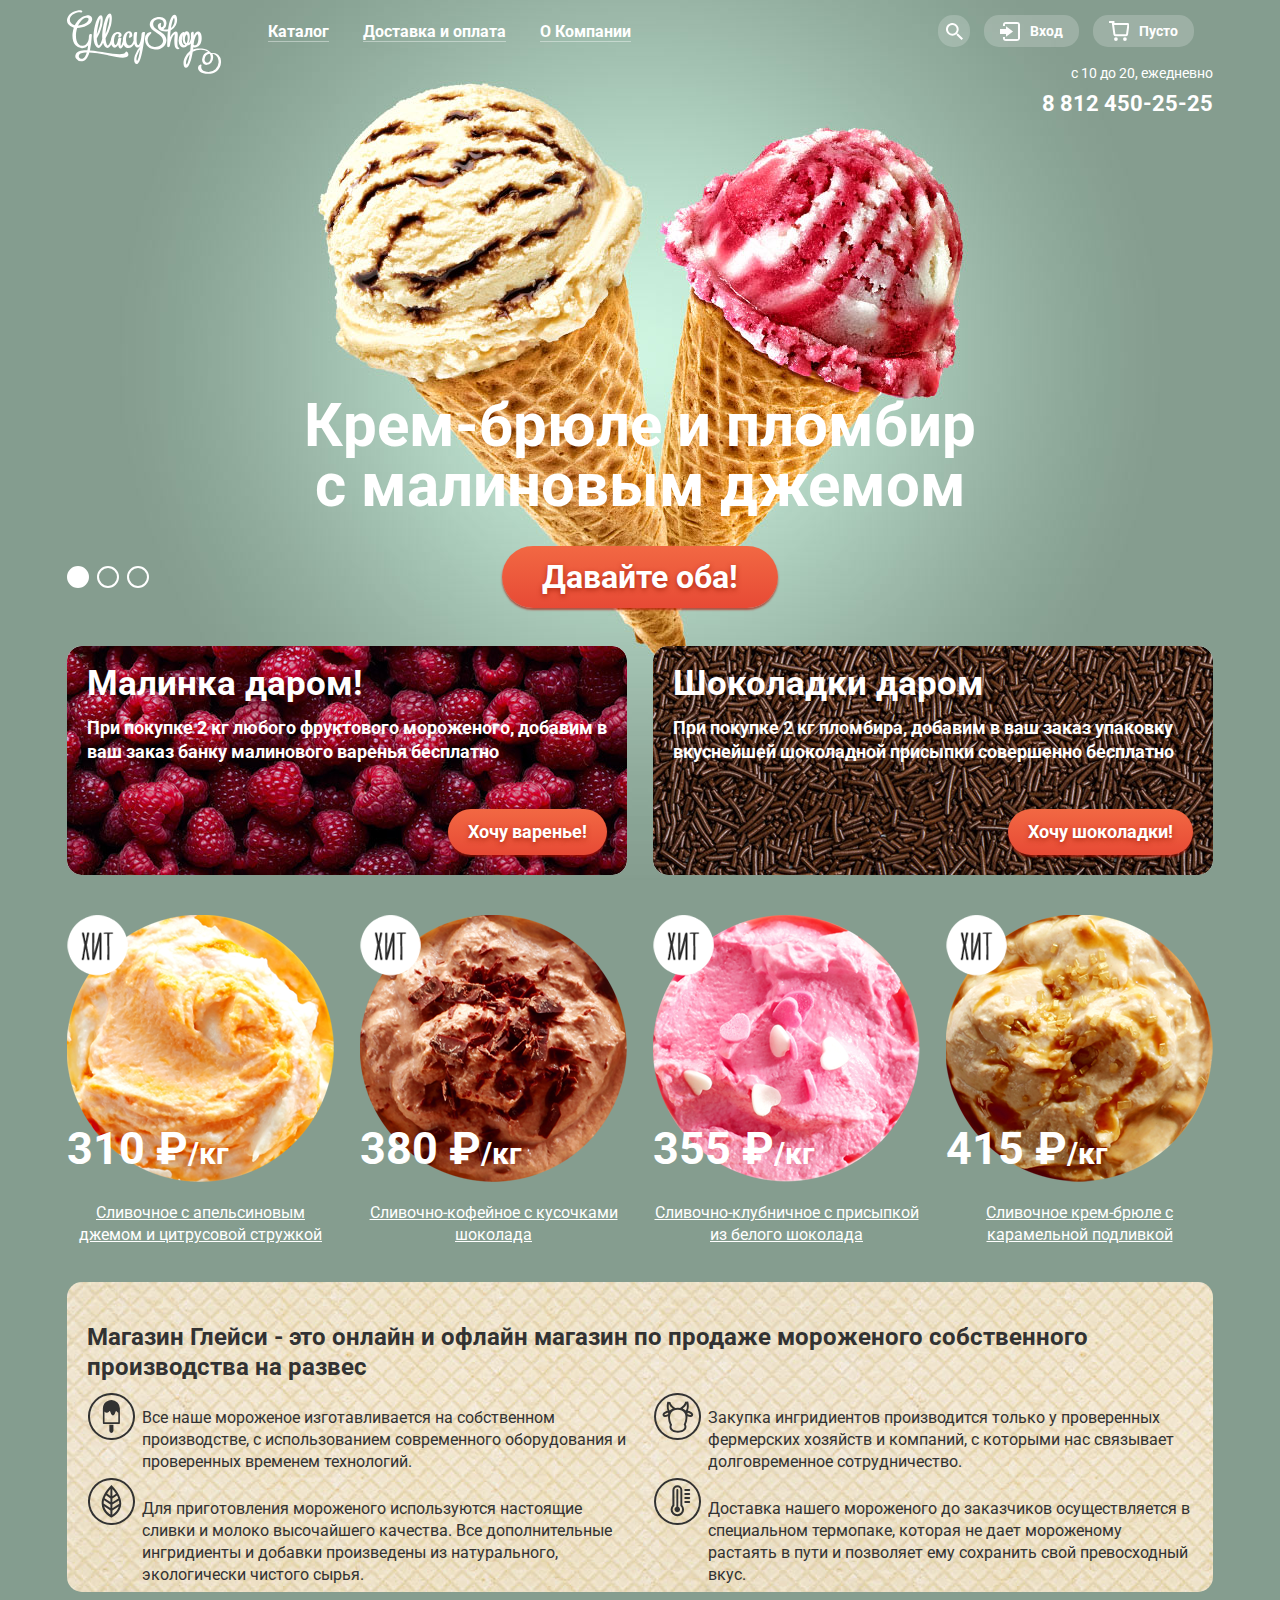
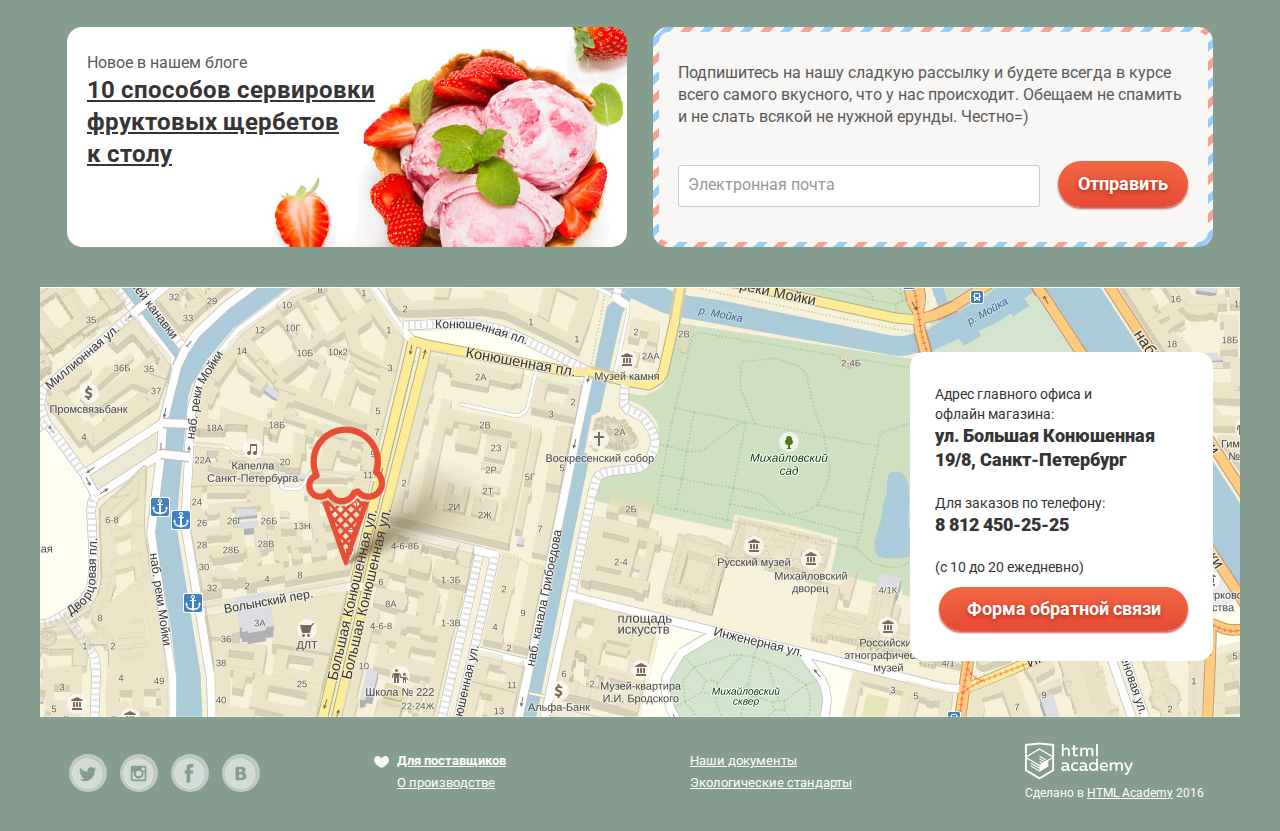
<file: index.html>
<!DOCTYPE html>
<html lang="ru">
 	<head>
    	<meta charset="utf-8">
    	<link href="https://fonts.googleapis.com/css?family=Roboto:400,500,700&amp;subset=cyrillic" rel="stylesheet">
    	<link href="css/normalize.css" rel="stylesheet">
    	<link href="css/style.css" rel="stylesheet">
    	<title>Gllacy</title>
  	</head>
  	<body>
  		<input type="radio" id="btn-1" name="toggle" checked>
		<input type="radio" id="btn-2" name="toggle">
		<input type="radio" id="btn-3" name="toggle">
		<div class="wrapper">
  			<header class="main-header clearfix">
  				<div class="header-logo">
					<img src="img/logo.svg" width="154" height="64" alt="Gllacy">
  				</div>
  				<nav class="main-navigation">
	  				<ul class="main-menu">
	  					<li class="top-menu-item">
	  						<a href="#">Каталог</a>
	  						<ul class="sub-menu">
	  							<li><a class="highlight" href="#">Новинки</a></li>
		  						<li><a href="catalog.html">Сливочное</a></li>
		  						<li><a href="#">Щербеты</a></li>
		  						<li><a href="#">Фруктовый лед</a></li>
		  						<li><a href="#">Мелорин</a></li>
	  						</ul>
		  				</li>
		  				<li class="top-menu-item">
		  					<a href="#">Доставка и оплата</a>
		  				</li>
		  				<li class="top-menu-item">
		  					<a href="#">О Компании</a>
		  				</li>
		  			</ul>
	  			</nav>
  				<div class="user-block">
		  			<div class="search">
		  				<a href="#"></a>
		  				<div class="search-form">
		  						<form class="form" action="https://echo.htmlacademy.ru" method="post">
									<input  id="search" type="text" name="search" required>
									<label class="title" for="search">Что ищем?</label>
								</form>
		  				</div>
		  			</div>
		  			<div class="login">
		  				<a href="#">Вход</a>
		  				<div class="login-wrapper">
		  					<form action="https://echo.htmlacademy.ru" method="post" class="login-form">
		  						<input type="email" id="login-email" name="email" required>
		  						<label class="title" for="login-email">Электронная почта</label>

		  						<input type="password" id="login-password" name="password" required>
		  						<label class="title" for="login-password">Пароль</label>

		  						<button class="btn" type="submit" value="Войти">Войти</button>

		  							<a href="#">Забыли пароль?</a>
		  							<a href="#">Новая регистрация</a>

		  					</form>

		  				</div>
		  			</div>
		  			<div class="basket">
		  				<a href="#">Пусто</a>
		  			</div>
		  		</div>
		  		<div class="header-contacts">
		  			<p>с 10 до 20, ежедневно</p>
					<p>8 812 450-25-25</p>
		  		</div>
  			</header>
  			<main>
			  	<section class="promo">
					<div class="slider">
						<div class="slide item-1">
							<p>Крем-брюле и пломбир с малиновым джемом</p>
							<a class="btn" href="#">Давайте оба!</a>
						</div>
						<div class="slide item-2">
							<p>Шоколадный пломбир и лимонный сорбет</p>
							<a class="btn" href="#">Давайте оба!</a>
						</div>
						<div class="slide item-3">
							<p>Пломбир с помадкой и клубничный щербет</p>
							<a class="btn" href="#">Давайте оба!</a>
						</div>
					</div>
					<div class="slider-controls">
						<label for="btn-1"></label>
						<label for="btn-2"></label>
						<label for="btn-3"></label>
					</div>
			  	</section>

			  	<div class="index-content clearfix">
			  		<div class="index-content-left">
			  			<b>Малинка даром!</b>
			  			<p>При покупке 2 кг любого фруктового мороженого, добавим в ваш заказ банку малинового варенья бесплатно</p>
			  			<a href="#" class="btn">Хочу варенье!</a>
			  		</div>
			  		<div class="index-content-right">
			  			<b>Шоколадки даром</b>
			  			<p>При покупке 2 кг пломбира, добавим в ваш заказ упаковку вкуснейшей шоколадной присыпки совершенно бесплатно</p>
			  			<a href="#" class="btn">Хочу шоколадки!</a>
			  		</div>
			  	</div>

			  	<div class="popular-items clearfix">
			  		<div class="catalog-item">
			  			<div class="icon-hit"></div>
			  			<div class="overlay"><a href="#" class="btn">Быстрый просмотр</a></div>
			  			<img src="img/catalog-item-1.png" width="267" height="267" alt="Сливочное с апельсиновым джемом и цитрусовой стружкой">
			  			<p class="item-price">310 &#8381;<span>/кг</span></p>
			  			<p>Сливочное с апельсиновым джемом и цитрусовой стружкой</p>

			  		</div>
			  		<div class="catalog-item">
			  			<div class="icon-hit"></div>
			  			<div class="overlay"><a href="#" class="btn">Быстрый просмотр</a></div>
			  			<img src="img/catalog-item-2.png" width="267" height="267" alt="Сливочно-кофейное с кусочками шоколада">
			  			<p class="item-price">380 &#8381;<span>/кг</span></p>
			  			<p>Сливочно-кофейное с кусочками шоколада</p>
			  		</div>
			  		<div class="catalog-item">
			  			<div class="icon-hit"></div>
			  			<div class="overlay"><a href="#" class="btn">Быстрый просмотр</a></div>
			  			<img src="img/catalog-item-3.png" width="267" height="267" alt="Сливочно-клубничное с присыпкой из белого шоколада">
			  			<p class="item-price">355 &#8381;<span>/кг</span></p>
			  			<p>Сливочно-клубничное с присыпкой из белого шоколада</p>
			  		</div>
			  		<div class="catalog-item">
			  			<div class="icon-hit"></div>
			  			<div class="overlay"><a href="#" class="btn">Быстрый просмотр</a></div>
			  			<img src="img/catalog-item-4.png" width="267" height="267" alt="Сливочное крем-брюле с карамельной подливкой">
			  			<p class="item-price">415 &#8381;<span>/кг</span></p>
			  			<p>Сливочное крем-брюле с карамельной подливкой</p>
			  		</div>
			  	</div>

			  	<div class="index-info clearfix">
			  		<h2>Магазин Глейси - это онлайн и офлайн магазин по продаже мороженого собственного производства на развес</h2>
			  		<div class="info-left">
			  			<p>Все наше мороженое изготавливается на собственном производстве, с использованием современного оборудования и проверенных временем технологий.</p>
			  			<p>Для приготовления мороженого используются настоящие сливки и молоко высочайшего качества. Все дополнительные ингридиенты и добавки произведены из натурального, экологически чистого сырья.</p>
			  		</div>
			  		<div class="info-right">
			  			<p>Закупка ингридиентов производится только у проверенных фермерских хозяйств и компаний, с которыми нас связывает долговременное сотрудничество.</p>
			  			<p>Доставка нашего мороженого до заказчиков осуществляется в специальном термопаке, которая не дает мороженому растаять в пути и позволяет ему сохранить свой превосходный вкус.</p>
			  		</div>
			  	</div>

			  	<div class="container clearfix">
			  		<div class="blog">
			  			<p>Новое в нашем блоге</p>
			  			<a href="#">10 способов сервировки </br> фруктовых щербетов </br> к столу</a>
			  		</div>
			  		<div class="subscription">
			  			<p>Подпишитесь на нашу сладкую рассылку и будете всегда в курсе всего самого вкусного, что у нас происходит. Обещаем не спамить и не слать всякой не нужной ерунды. Честно=)</p>
			  			<form action="https://echo.htmlacademy.ru" method="post" class="login-subscription">
				  			<input id="email" type="email" name="email" required>
							<label for="email" class="title">Электронная почта</label>
				  			<button class="btn" type="submit">Отправить</button>
			  			</form>
			  		</div>
			  	</div>

			  	<div class="map">
			  		<div id="map"></div>
			  		<div class="feedback">
			  			<p>Адрес главного офиса и <br>
			  			офлайн магазина:<br>
			  			<b>ул. Большая Конюшенная <br>
			  			19/8, Санкт-Петербург</b></p>
			  			<p>Для заказов по телефону: <br>
			  			<b>8 812 450-25-25</b><br>
			  			(с 10 до 20 ежедневно)</p>
			  			<a href="#" class="btn feedback-login">Форма обратной связи</a>
			  		</div>
			  	</div>
			</main>

			<footer class="main-footer clearfix">
				<section class="footer-social">
	  				<a class="social-btn social-btn-tw" href="#"></a>
	  				<a class="social-bnt social-btn-inst" href="#"></a>
	  				<a class="social-btn social-bnt-fb" href="#"></a>
	  				<a class="social-btn social-btn-vk" href="#"></a>
	  			</section>
	  			<section class="footer-about">
	  				<a href="#">Для поставщиков</a>
	  				<a href="#">О производстве</a>
	  			</section>
	  			<section class="footer-doc">
	  				<a href="#">Наши документы</a>
	  				<a href="#">Экологические стандарты</a>
	  			</section>
	  			<section class="footer-copyright">
	  				<img src="img/logo-footer.svg" width="108" height="38" alt="HTML Academy">
	  				<p>Сделано в <a href="#">HTML Academy</a> 2016</p>
	  			</section>
			</footer>
		</div>

		<div class="feedback-form">
            <form action="#" method="post">
                <button class="feedback-btn-close" type="button" title="Закрыть"></button>
                <div class="feedback-title">Мы обязательно вам ответим!</div>
                <div class="input-control">
                    <input type="text" name="username" id="username" required>
                    <label class="title" for="username">Как вас зовут?</label>
               
                    <input type="text" name="email" id="your-email" required>
                    <label class="title" for="your-email">Ваша почта для ответа?</label>
                
                    <textarea name="comment" id="comment" required></textarea>
                    <label class="title" for="comment">Напишите что-нибудь...</label>
                </div>
                <button class="btn feedback-btn-send" type="submit">Отправить</button>
            </form>
        </div>
        <div class="popup-overlay"></div>

		<script src="https://api-maps.yandex.ru/2.1/?lang=ru_RU" type="text/javascript"></script>
		<script src="js/script.js"></script>
		
	</body>
</html>
</file>
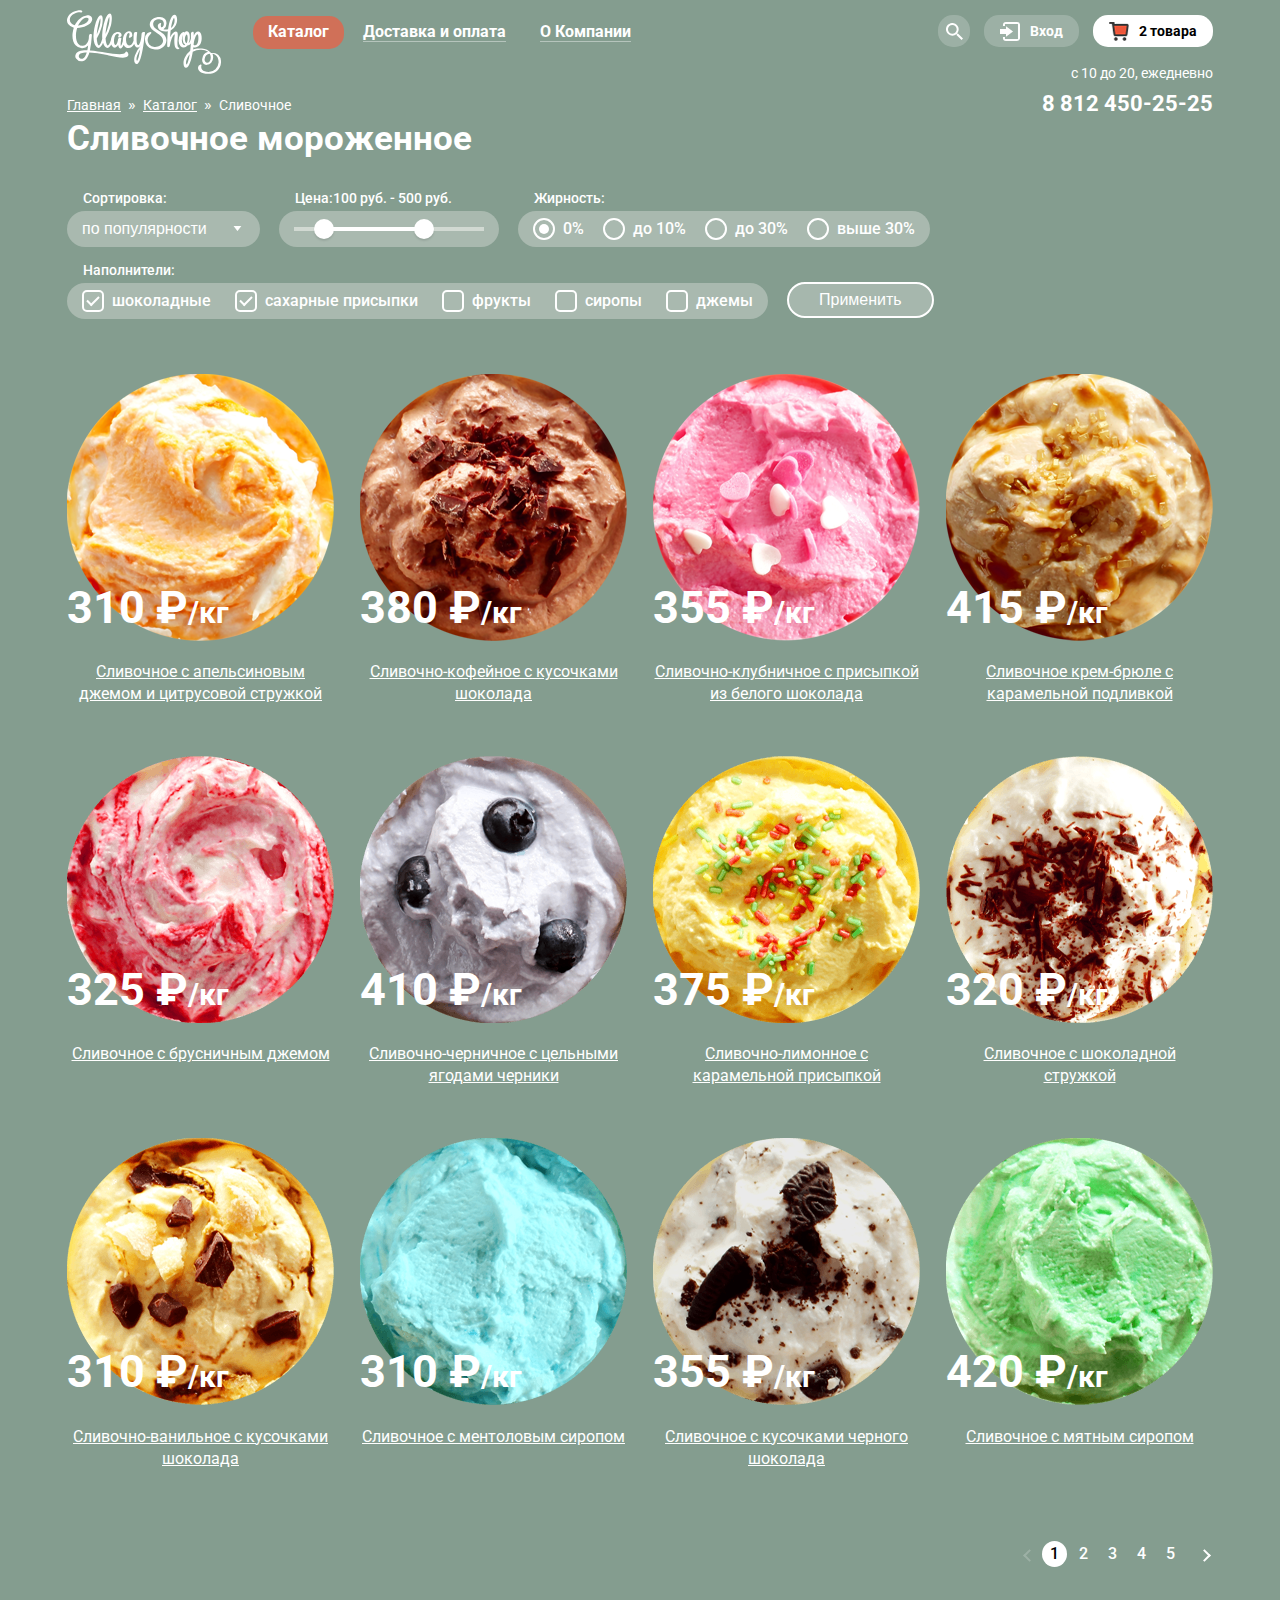
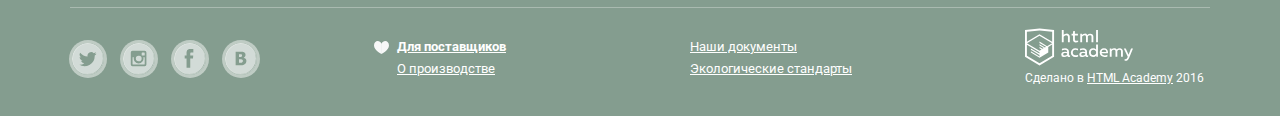
<file: catalog.html>
<!DOCTYPE html>
<html lang="ru">
 	<head>
    	<meta charset="utf-8">
    	<link href="https://fonts.googleapis.com/css?family=Roboto:400,500,700&amp;subset=cyrillic" rel="stylesheet">
    	<link href="css/normalize.css" rel="stylesheet">
    	<link href="css/style.css" rel="stylesheet">
    	<title>Gllacy</title>
  	</head>
  	<body>

  		<header class="main-header clearfix">
  			<div class="header-logo">
				<a href="index.html"><img src="img/logo.svg" width="154" height="64" alt="Gllacy"></a>
  			</div>
			<nav class="main-navigation">
	  			<ul class="main-menu">
	  				<li class="top-menu-item">
	  					<a href="#" class="current">Каталог</a>
	  					<ul class="sub-menu">
	  						<li><a class="highlight" href="#">Новинки</a></li>
							<li><a href="#" class="current">Сливочное</a></li>
							<li><a href="#">Щербеты</a></li>
							<li><a href="#">Фруктовый лед</a></li>
							<li><a href="#">Мелорин</a></li>
	  					</ul>
					</li>
		  			<li class="top-menu-item">
		  				<a href="#">Доставка и оплата</a>
		  			</li>
		  			<li class="top-menu-item">
		  				<a href="#">О Компании</a>
		  			</li>
		  		</ul>
	  		</nav>
  				<div class="user-block">
		  			<div class="search">
		  				<a href="#"></a>
		  				<div class="search-form">
		  						<form class="form" action="https://echo.htmlacademy.ru" method="post">
									<input  id="search" type="text" name="search" required>
									<label class="title" for="search">Что ищем?</label>
								</form>
		  				</div>
		  			</div>
		  			<div class="login">
		  				<a href="#">Вход</a>
		  				<div class="login-wrapper">
		  					<form action="https://echo.htmlacademy.ru" method="post" class="login-form">
		  						<input type="email" id="login-email" name="email" required>
		  						<label class="title" for="login-email">Электронная почта</label>
		  						<input type="password" id="login-password" name="password" required>
		  						<label class="title" for="login-password">Пароль</label>
		  						<button class="btn" type="submit" value="Войти">Войти</button>
		  						<a href="#">Забыли пароль?</a>
		  						<a href="#">Новая регистрация</a>
		  					</form>
		  				</div>
		  			</div>
		  			<div class="basket full">
		  				<a href="#">2 товара</a>
		  			
		  				<div class="ordered">
		  					<div class="order-item">
		  						<div class="close"></div>
		  						<div class="order-img">
		  							<img src="img/order-item-1.png" width="33" height="33" alt="">
		  						</div>
		  						<div class="order-description">
		  							<p>Пломбир с апельсиновым джемом</p>
		  						</div>
		  						<div class="item-option">
		  							<p>1,5 кг <span>x 200 руб.</span></p>
		  						</div>
		  						<div class="item-price">
		  							<p>300 руб.</p>
		  						</div>
		  					</div>
		  					<div class="order-item">
		  						<div class="close"></div>
		  						<div class="order-img">
		  							<img src="img/order-item-2.png" width="33" height="33" alt="">
		  						</div>
		  						<div class="order-description">
		  							<p>Клубничный пломбир с присыпкой <br>из белого шоколада</p>
		  						</div>
		  						<div class="item-option">
		  							<p>1,5 кг <span>x 300 руб.</span></p>
		  						</div>
		  						<div class="item-price">
		  							<p>450 руб.</p>
		  						</div>
		  					</div>
		  					<div class="divider"></div>
		  					<div class="total-price">
		  						<p> Итого: 750 руб. </p>
		  					</div>
		  					<button class="btn" type="submit" value="Оформить заказ">Оформить заказ</button>
		  				  </div>
		  	
		  			</div>
		  		</div>
		  		<div class="header-contacts">
		  			<p>с 10 до 20, ежедневно</p>
					<p>8 812 450-25-25</p>
		  		</div>
  			</header>
  			<main>
        <div class="container">
            <div class="breadcrumps">
                <a href="index.html">Главная</a>
                <span class="divider">»</span>
                <a href="#">Каталог</a>
                <span class="divider">»</span>
                <a class="active">Сливочное</a>
            </div>
        </div>
        <div class="container">
            <h1>Сливочное мороженное</h1>
            <form action="/echo" class="sort-form" method="post">
                <fieldset class="sort-type">
                    <legend>Сортировка:</legend>
                    <select name="select">
                      	<option value="1">по популярности</option>
                      	<option value="2">сначала недорогие</option>
                      	<option value="3">сначала дорогие</option>
                      	<option value="4">по жирности</option>
                    </select>
                </fieldset>
                <fieldset class="sort-type">
                    <legend>Цена:<span>100</span> руб. - <span>500</span> руб.</legend>
                    <div class="sorting-slider">
                      	<div class="slider-range">
                      		<div class="slider-handle slider-handle-min"></div>
                        	<div class="slider-handle slider-handle-max"></div>
                        	<div class="bar"></div>                
                      	</div>
                    </div>
                 </fieldset>
                 <fieldset class="sort-type">
                    <legend>Жирность:</legend>
                    <ul class="fatness">
                      	<li class="fatness-value">
                        	<input type="radio" id="fatness-1" name="toogle" checked>
                        	<label for="fatness-1">0%</label>
                      	</li>
                      	<li class="fatness-value">
                        	<input type="radio" id="fatness-2" name="toogle">
                        	<label for="fatness-2">до 10%</label>
                      	</li>
                      	<li class="fatness-value">
                        	<input type="radio" id="fatness-3" name="toogle">
                        	<label for="fatness-3">до 30%</label>
                      	</li>
                      	<li class="fatness-value">
                        	<input type="radio" id="fatness-4" name="toogle">
                        	<label for="fatness-4">выше 30%</label>
                	    </li>
                    </ul>
                </fieldset>
                <fieldset class="sort-type">
                    <legend>Наполнители:</legend>
                    <ul class="fillers">
                      	<li class="fillers-value">
                        	<input type="checkbox" id="filler-1" checked>
                        	<label for="filler-1">шоколадные</label>
                      	</li>
                      	<li class="fillers-value">
                        	<input type="checkbox" id="filler-2" checked>
                        	<label for="filler-2">сахарные присыпки</label>
                      	</li>
                      	<li class="fillers-value">
                        	<input type="checkbox" id="filler-3">
                        	<label for="filler-3">фрукты</label>
                      	</li>
                      	<li class="fillers-value">
                        	<input type="checkbox" id="filler-4">
                        	<label for="filler-4">сиропы</label>
                      	</li>
                      	<li class="fillers-value">
                        	<input type="checkbox" id="filler-5">
                        	<label for="filler-5">джемы</label>
                    	</li>
                    </ul>
                  	</fieldset>
                  	<button class="sort-btn" type="submit">Применить</button>
              	</form>
          	</div>
			  	<div class="popular-items clearfix">
			  		<div class="catalog-item">
			  			<div class="overlay"><a href="#" class="btn">Быстрый просмотр</a></div>
			  			<img src="img/catalog-item-1.png" width="267" height="267" alt="Сливочное с апельсиновым джемом и цитрусовой стружкой">
			  			<p class="item-price">310 &#8381;<span>/кг</span></p>
			  			<p>Сливочное с апельсиновым джемом и цитрусовой стружкой</p>
			  		</div>

			  		<div class="catalog-item">
			  			<div class="overlay"><a href="#" class="btn">Быстрый просмотр</a></div>
			  			<img src="img/catalog-item-2.png" width="267" height="267" alt="Сливочно-кофейное с кусочками шоколада">
			  			<p class="item-price">380 &#8381;<span>/кг</span></p>
			  			<p>Сливочно-кофейное с кусочками шоколада</p>
			  		</div>

			  		<div class="catalog-item">
			  			<div class="overlay"><a href="#" class="btn">Быстрый просмотр</a></div>
			  			<img src="img/catalog-item-3.png" width="267" height="267" alt="Сливочно-клубничное с присыпкой из белого шоколада">
			  			<p class="item-price">355 &#8381;<span>/кг</span></p>
			  			<p>Сливочно-клубничное с присыпкой из белого шоколада</p>
			  		</div>

			  		<div class="catalog-item">
			  			<div class="overlay"><a href="#" class="btn">Быстрый просмотр</a></div>
			  			<img src="img/catalog-item-4.png" width="267" height="267" alt="Сливочное крем-брюле с карамельной подливкой">
			  			<p class="item-price">415 &#8381;<span>/кг</span></p>
			  			<p>Сливочное крем-брюле с карамельной подливкой</p>
			  		</div>

		            <div class="catalog-item">
			            <div class="overlay"><a href="#" class="btn">Быстрый просмотр</a></div>
			            <img src="img/catalog-item-5.png" width="267" height="267" alt="Сливочное с брусничным джемом">
			            <p class="item-price">325 &#8381;<span>/кг</span></p>
			            <p>Сливочное с брусничным джемом</p>
		            </div>

            		<div class="catalog-item">
			  			<div class="overlay"><a href="#" class="btn">Быстрый просмотр</a></div>
			  			<img src="img/catalog-item-6.png" width="267" height="267" alt="Сливочно-черничное с цельными ягодами черники">
			  			<p class="item-price">410 &#8381;<span>/кг</span></p>
			  			<p>Сливочно-черничное с цельными ягодами черники</p>
			  		</div>

            		<div class="catalog-item">
			  			<div class="overlay"><a href="#" class="btn">Быстрый просмотр</a></div>
			  			<img src="img/catalog-item-7.png" width="267" height="267" alt="Сливочно-лимонное с карамельной присыпкой">
			  			<p class="item-price">375 &#8381;<span>/кг</span></p>
			  			<p>Сливочно-лимонное с карамельной присыпкой</p>
			  		</div>

            		<div class="catalog-item">
			  			<div class="overlay"><a href="#" class="btn">Быстрый просмотр</a></div>
			  			<img src="img/catalog-item-8.png" width="267" height="267" alt="Сливочное с шоколадной стружкой">
			  			<p class="item-price">320 &#8381;<span>/кг</span></p>
			  			<p>Сливочное с шоколадной стружкой</p>
			  		</div>

            		<div class="catalog-item">
			  			<div class="overlay"><a href="#" class="btn">Быстрый просмотр</a></div>
			  			<img src="img/catalog-item-9.png" width="267" height="267" alt="Сливочно-ванильное с кусочками шоколада">
			  			<p class="item-price">310 &#8381;<span>/кг</span></p>
			  			<p>Сливочно-ванильное с кусочками шоколада</p>
			  		</div>

            		<div class="catalog-item">
			  			<div class="overlay"><a href="#" class="btn">Быстрый просмотр</a></div>
			  			<img src="img/catalog-item-10.png" width="267" height="267" alt="Сливочное с ментоловым сиропом">
			  			<p class="item-price">310 &#8381;<span>/кг</span></p>
			  			<p>Сливочное с ментоловым сиропом</p>
			  		</div>

            		<div class="catalog-item">
			  			<div class="overlay"><a href="#" class="btn">Быстрый просмотр</a></div>
			  			<img src="img/catalog-item-11.png" width="267" height="267" alt="Сливочное с кусочками черного шоколада">
			  			<p class="item-price">355 &#8381;<span>/кг</span></p>
			  			<p>Сливочное с кусочками черного шоколада</p>
			  		</div>

            		<div class="catalog-item">
			  			<div class="overlay"><a href="#" class="btn">Быстрый просмотр</a></div>
			  			<img src="img/catalog-item-12.png" width="267" height="267" alt="Сливочное с мятным сиропом">
			  			<p class="item-price">420 &#8381;<span>/кг</span></p>
			  			<p>Сливочное с мятным сиропом</p>
			  		</div>
			  	</div>

			    <div class="container clearfix">
			        <ul class="paginator">
			    	    <li><a class="prev disabled"></a></li>
			        	<li><a class="current">1</a></li>
			        	<li><a href="#">2</a></li>
			        	<li><a href="#">3</a></li>
			        	<li><a href="#">4</a></li>
			          	<li><a href="#">5</a></li>
			          	<li><a  class="next" href="#"></a></li>
			        </ul>
			    </div>
			    <hr class="separate">
			 </main>   
	

			<footer class="main-footer clearfix">
				<section class="footer-social">
	  				<a class="social-btn social-btn-tw" href="#"></a>
	  				<a class="social-bnt social-btn-inst" href="#"></a>
	  				<a class="social-btn social-bnt-fb" href="#"></a>
	  				<a class="social-btn social-btn-vk" href="#"></a>
	  			</section>
	  			<section class="footer-about">
	  				<a href="#">Для поставщиков</a>
	  				<a href="#">О производстве</a>
	  			</section>
	  			<section class="footer-doc">
	  				<a href="#">Наши документы</a>
	  				<a href="#">Экологические стандарты</a>
	  			</section>
	  			<section class="footer-copyright">
	  				<img src="img/logo-footer.svg" width="108" height="38" alt="HTML Academy">
	  				<p>Сделано в <a href="#">HTML Academy</a> 2016</p>
	  			</section>
			</footer>
	</body>
</html>
</file>
<file: css/style.css>
html,
body {
	min-width: 1200px;
	font-family: "Roboto", Tahoma, sans-serif;
	margin: 0;
	padding: 0;
	background-color: #849d8f;
}

@keyframes bounce {
0% { transform: translateY(-2000px); }
70% { transform: translateY(30px); }
90% { transform: translateY(-10px); }
100% { transform: translateY(0); }
}

@keyframes shake {
0%, 100% { transform: translateX(0); }
10%, 30%, 50%, 70%, 90% { transform: translateX(-10px); }
20%, 40%, 60%, 80% { transform: translateX(10px); }
}


input[type="text"],
input[type="password"],
input[type="email"],
textarea {
    border-radius: 4px;
    height: 40px;
    width: 230px;
    padding-left: 10px;
    font-size: 14px;
    line-height: 24px;
    background: white;
    border: none;
    box-shadow: inset 0 0 0 1px rgba(154, 154, 154, 0.52);
}

input:focus + .title,
input[required]:valid + .title,
textarea:focus + .title,
textarea[required]:valid + .title {
	font-size: 12px;
	line-height: 1;
	color: #5b9ddf;
	transform: translateY(-25px) translateX(-5px);
}

.container{
	width: 1146px;
	padding: 0 27px;
	margin: 0 auto;
	margin-bottom: 40px;
}

.clearfix:after{
	content: "";
	display: table;
	clear: both;
}

.main-header{
	width: 1146px;
	padding: 0 27px;
	margin: 0 auto;

}

.header-logo{
	float: left;
	margin-right: 26px;
	padding-right: 20px;
	width: 140px;
	min-height: 64px;
}

.main-navigation{
	float: left;
	width: 650px;
	margin-right: 26px;
}

.user-block{
	float: right;
	width: 275px;
}

.header-contacts{
	float:right;
}

.promo{
	position: relative;
	width: 1146px;
	margin: 0 auto;
	margin-bottom:60px;
}

.index-content{
	width: 1146px;
	margin:0 auto;
	margin-top:505px;
	margin-bottom: 40px;
}

.index-content-left{
	width: 560px;
	height: 229px;
	float: left;
	margin-right: 26px;
	background-image: url("../img/bg-content-left.jpg");
}

.index-content-right{
	width: 560px;
	height: 229px;
	float: left;
	background-image: url("../img/bg-content-right.jpg");
}

.popular-items{
	width: 1146px;
	margin: 0 auto;
	margin-bottom: 20px;
}

.catalog-item{
	width: 267px;
	float: left;
	margin-right: 26px;
	margin-bottom: 35px;
}

.catalog-item:nth-child(4n){
	margin-right:0;
}

.index-info{
	width: 1146px;
	min-height: 310px;
	margin: 0 auto;
	margin-top: -35px;
	margin-bottom: 35px;
	background: #ebddc2 url("../img/bg-info.jpg");
	border-radius: 15px;
}

.info-left{
	float: left;
	width: 560px;
	margin-right: 26px;
}

.info-right{
	float: left;
	width: 560px;
}

.blog{
	float: left;
	width: 560px;
	min-height: 220px;
	margin-right: 26px;
	border-radius: 15px;
	background-image: url("../img/bg-blog-info.jpg");
}

.subscription{
	float: left;
	width: 560px;
	min-height: 220px;
	border-radius: 15px;
	background-image: url("../img/bg-subscription.jpg");
}

.map{
	position: relative;
	width: 1200px;
	min-height: 430px;
	margin: 0 auto;
	margin-bottom: 20px;
	background-image: url("../img/map.jpg");
}

#map {
    position: absolute;
    top: 0;
    left: 0;

    width: 1200px;
    height: 430px;
}

.main-footer{
	width: 1146px;
	padding: 0 27px;
	padding-bottom: 30px;
	margin: 0 auto;
}

.footer-social{
	width: 267px;
	float: left;
	margin-right: 20px;
}

.footer-about{
	position: relative;
	width: 267px;
	float: left;
	margin-right: 26px;
	padding-top: 15px;
}

.footer-doc{
	width: 267px;
	float: left;
	margin-right: 26px;
	padding-top: 15px;
}

.footer-copyright{
	width: 267px;
	float: left;
}

.slide {
  display: none;
}

#btn-1:checked ~ .wrapper .item-1,
#btn-2:checked ~ .wrapper .item-2,
#btn-3:checked ~ .wrapper .item-3 {
  display: block;
}

.wrapper{
	background-repeat: no-repeat;
 	background-position: top center;
 	height: inherit;
}

#btn-1:checked ~ .wrapper {
  background-color: #849d8f;
  background-image: url("../img/bg-body-1.jpg");
}

#btn-2:checked ~ .wrapper {
  background-color: #8996a6;
  background-image: url("../img/bg-body-2.jpg");
}

#btn-3:checked ~ .wrapper {
  background-color: #9d8b84;
  background-image: url("../img/bg-body-3.jpg");
}

body input[type="radio"],
body input[type="checkbox"] {
  display: none;
}

.slider-controls {
  position: absolute;
  top: -80px;
  left: 0;
  font-size: 0;
}

.slider-controls label{
	display: inline-block;
	height: 18px;
	width: 18px;
	margin-right: 8px;
	vertical-align: top;
	background-color: transparent;
	cursor: pointer;
	border:2px solid #ffffff;
	border-radius: 50%;
}

.slider-controls label:hover {
  background-color: rgba(255, 255, 255, 0.4);
}

#btn-1:checked ~ .wrapper label[for="btn-1"],
#btn-2:checked ~ .wrapper label[for="btn-2"],
#btn-3:checked ~ .wrapper label[for="btn-3"]{
	background-color: #ffffff;
}

.slider p{
	position:absolute;
	top: -250px;
	left: 225px;
	right: 225px;
	max-width: 700px;
	margin: 0 auto;
	margin-bottom: 30px;
	color: #ffffff;
    font-weight: 700;
    font-size: 60px;
	line-height: 60px;
	text-align: center;
}

.btn{
	display: inline-block;
	padding: 0px 30px;
	font-family: "Roboto", Tahoma, sans-serif;
	font-size: 32px;
	line-height: 62px;
	font-weight: 700;
	text-align: center;
	vertical-align: top;
	color:#ffffff;
	text-decoration: none;
    text-shadow: 0 2px 5px rgba(160, 32, 11, 0.76);

    background: #f26843;
    background: -webkit-linear-gradient(top, #f26843 0%, #e74a35 100%);
    background:         linear-gradient(to bottom, #f26843 0%, #e74a35 100%);
    border-radius: 100px;
    box-shadow: 0 2px 2px rgba(172, 16, 0, 0.64);
    border: none;
	outline: none;
	cursor: pointer;
}

.btn:hover {
	 color: #ffffff;

	background: -webkit-linear-gradient(top, #f58669 0%, #ec6f5e 100%);
	background:         linear-gradient(to bottom, #f58669 0%, #ec6f5e 100%);
	box-shadow: 0 2px 2px rgba(172, 16, 0, 1);
}

.btn:active {
	background: -webkit-linear-gradient(top, #d84732 0%, #e1613e 100%);
	background:         linear-gradient(to bottom, #d84732 0%, #e1613e 100%);
	box-shadow: inset 0 2px 2px rgba(172, 16, 0, 1);
	}
.slider .btn{
	position: absolute;
	top: -100px;
	left: 435px;
	right: 435px;
}

.header-logo{
	margin-top: 10px;
}

.main-menu{
	list-style: none;
	padding: 0;
}

.main-menu > li{
	position: relative;
	vertical-align: top;
	display: inline-block;
	padding-bottom: 5px;
}

.main-menu a{
	display: block;
 	padding: 7px 15px;
  	font-weight: bold;
  	font-size: 16px;
  	line-height: 18px;
  	color: #ffffff;
  	text-decoration: none;
  	white-space: nowrap;
}

.breadcrumps {
	margin-top: -45px;
}

.breadcrumps a{
	display: inline-block;
	font-size: 14px;
	margin:0 3px;
	line-height: 18px;
	font-weight: 400;
	color: #ffffff;
	text-decoration: underline;
	vertical-align: top;
}

.breadcrumps a:first-child{
	margin-left:0;
}

.breadcrumps span{
	color: #ffffff;
}

.breadcrumps a:hover:not(.active){
	color: #ffbc9e;
}

.breadcrumps a:active:not(.active){
	color: #ffbc9e;
}

.breadcrumps .active{
	text-decoration: none;
}


.top-menu-item .current{
	border-radius: 15px;
	color: #ffffff;
	background-color: #d07058;
}

.top-menu-item:hover > a:not(.current){
	color: #323232;
	background-color: #ededed;
	border-radius: 15px;
}

.top-menu-item > a:active{
	box-shadow: inset 0 2px 1px dimgrey;
}


.top-menu-item:hover > a:after,
.top-menu-item:active > a:after{
	display: none;
}

.top-menu-item > a::after {
  content: "";
  display: block;
  height: 1px;
  background-color: rgba(255, 255, 255, 0.4);
}

.top-menu-item .current::after{
	background-color: inherit;
}

.main-menu .sub-menu{
	position: absolute;
	display:none;
	z-index: 20;
	top: 37px;
	margin: 0;
	padding: 0;
	margin-left: -10px;
	list-style: none;
	width: 145px;
	background-color: #f8f7f4;
    border-radius: 5px;
    box-shadow: 0 20px 20px rgba(0, 0, 0, 0.4);
}

.top-menu-item:hover .sub-menu{
	display: block;
}

.sub-menu a {
	font-weight: 400;
	font-size: 14px;
	line-height: 24px;
	color: #323232;
	white-space: normal;
}

.sub-menu .highlight{
	position: relative;
	font-weight: bold;
	padding-top: 11px;
    padding-bottom: 13px;
}

.sub-menu .highlight:after {
	content: "";
	position: absolute;
	bottom: 0;
	right: 9px;
	left: 6px;
	height: 1px;
	background-color: rgba(53, 53, 53, 0.2);
}

.sub-menu .current{
	border-radius: 0;
}

.sub-menu li:hover > a:not(.current){
	background-color: #fbded7;
}

.sub-menu li:first-child:hover > a{
	border-top-left-radius: 5px;
	border-top-right-radius: 5px;
}

.sub-menu li:last-child:hover > a{
	border-bottom-left-radius: 5px;
	border-bottom-right-radius: 5px;
}

.sub-menu li:active > a{
	background-color: #f6b5a5;
}

.user-block div{
	display: inline-block;
	position: relative;
	vertical-align: top;
	font-size: 0;
	margin-right: 10px;
	background-color: rgba(255, 255, 255, 0.2);
	margin-top: 15px;
	border-radius: 15px;
}

.user-block div:last-child{
	margin-right: 0;
}

.user-block a{
	display: inline-block;
	font-family: "Roboto", Tahoma, sans-serif;
	font-size: 14px;
	line-height: 24px;
	padding: 4px 16px;
	color: #ffffff;
	font-weight: 700;
	text-decoration: none;
}

.search{
	width: 32px;
	height: 32px;
	background: url("../img/icon-search.svg") center no-repeat;
}

.user-block .search-form{
 	position: absolute;
 	top:37px;
 	right: 0px;
 	margin: 0;
	display: none;
}

.form{
    padding: 20px 15px;
    background: #f8f7f4;
    border-radius: 5px;
    box-shadow: 0 20px 20px rgba(0, 0, 0, 0.4);
}

.search a{
	padding-bottom: 40px;
}

.search:hover {
	background: #ffffff url("../img/icon-search-hover.svg") center no-repeat;
}

.title {
	position: absolute;
	top: 30px;
	left: 25px;
	width: 100%;
	font-size: 14px;
    line-height: 24px;
	color: #999999;
	pointer-events: none;
	transition: 0.2s ease all;
}

.search:hover .search-form {
	display: block;
}

.login{
	position: relative;
	padding-left: 30px;
}

.login::before{
	content: "";
	position: absolute;
	top:6px;
	left: 16px;
	width: 20px;
	height: 20px;
	background: url("../img/icon-login.svg") center no-repeat;
}

.login .login-wrapper{
    position: absolute;
    z-index: 2;
    top: 7px;
    right: -10px;

    display: none;
    background-color: transparent;
    width: 270px;
    padding-top: 15px;
}

.login form {
    padding: 20px 15px 20px 15px;

    border-radius: 5px;
    background: #f8f7f4;
    box-shadow: 0 20px 20px rgba(0,0,0,.4);
}

.login-wrapper input{
	margin-bottom: 20px;
}

.login-wrapper .btn{
	float: left;
	font-size: 15px;
	line-height: 25px;
	font-weight: 900;
	padding: 10px 30px;
}

.login-wrapper a{
	display: inline-block;
	padding: 0;
	padding-left: 15px;
	font-size: 13px;
	line-height: 24px;
	font-weight: 400;
	color: #333333;
	text-decoration: underline;
}

.login-wrapper .title{
	top:45px;
}

.login-wrapper .title:last-of-type{
	top:106px;
}

.login-wrapper a:hover,
.login-wrapper a:active{
	color: #ec593c;
}

.login:hover{
	background: #ffffff;
}

.login:hover .login-wrapper{
	display: block;
}

.login:hover > a{
	color: #000000;
}

.login:hover::before{
	background: url("../img/icon-login-hover.svg") center no-repeat;
}

.user-block .basket{
	position: relative;
	padding-left: 30px;
	padding-right: 0px;
}



.basket:not(.full)::before{
	content: "";
	position: absolute;
	top:6px;
	left: 16px;
	width: 20px;
	height: 20px;
	background: url("../img/icon-basket.svg") center no-repeat;
	
}

.user-block .full{
	background-color: #ffffff;

}

.user-block .full a{
	color: #000000;

}

.full::before{
	content: "";
	position: absolute;
	top:6px;
	left: 16px;
	width: 20px;
	height: 20px;
	background: url("../img/icon-basket-full.png") center no-repeat;

}

.basket:not(.full):hover{
	background: #ffffff;
}

.basket:not(.full):hover a{
	color: #000000;
}

.basket:not(.full):hover::before{
	background: url("../img/icon-basket-full.png") center no-repeat;
}

.user-block .ordered{
	display: none;
	position: absolute;
	min-width: 540px;
	top: -3px;
	left: -418px;
	margin-top: 40px;
	padding: 25px auto;
	border-radius: 5px;
	background-color: #f8f7f4;
	box-shadow: 0 20px 20px rgba(0,0,0,.4);
	z-index: 10;
}

.basket:hover .ordered{
	display: block;
}

.user-block .ordered .order-item{
	padding-top: 20px;
	padding-bottom: 13px;
	margin: 0;
	background-color: #f8f7f4;
}

.user-block .ordered .order-item:not(:first-child){
	padding-top: 0;
}

.user-block .order-item div{
	display: inline-block;
	vertical-align: top;
	margin: 10px;
	background-color: #f8f7f4;
}

.user-block .order-item .order-img{
	margin-top: 7px;
	margin-left: 5px;
	margin-bottom: 0;
	width: 33px;
	height: 33px;
}

.user-block .order-item .order-description,
.user-block .order-item .item-option,
.user-block .order-item .item-price{
	margin-top: 15px;
	margin-bottom: 0;
	margin-left: 5px;
}


.user-block .order-item .item-option,
.user-block .order-item .item-price{
	margin-left: 20px;
}


.user-block .order-item p{
	color: #333333;
	padding: 0;
	margin:0;
	font-size: 13px;
	line-height: 16px;
}

.ordered .divider{
	margin: 5px 10px;
	margin-bottom: 0;
	width: 95%;
	height: 1px;
	background-color: #cacac7;
}

.ordered .order-item .close{
	position: relative;
	margin: 0;
	margin-top: 15px;
	margin-left: 15px;
	padding: 0;
	width: 12px;
	height: 12px;
}

.ordered .order-item .close::before{
	position: absolute;
	top:6px;
	left: -1px;
	content: "";
	display: block;
	width: 14px;
	height: 1px;
	background-color: #333333;
	transform: rotate(45deg);

}

.ordered .order-item .close::after{
	position: absolute;
	top:6px;
	left: -1px;
	content: "";
	display: block;
	width: 14px;
	height: 1px;
	background-color: #333333;
	transform: rotate(-45deg);

}

.ordered .total-price{
	float: right;
	color: #333333;
	padding: 0;
	margin:0;
	margin-right: 25px;
	margin-bottom: 55px;
	font-weight: 700;
	font-size: 15px;
	line-height: 18px;
}

.ordered .btn{
	position: absolute;
	top:182px;
	left: 365px;
	min-width: 160px;
	font-size: 14px;
	line-height: 18px;
	padding: 9px 25px;
}

.header-contacts p{
	display: block;
	text-align: right;
	font-size: 14px;
	line-height: 24px;
	font-weight: 400;
	color: #ffffff;
}

.header-contacts p:last-child{
	margin-top: -10px;
	font-size: 22px;
	line-height: 30px;
	font-weight: 700;
}

.container h1{
	margin-top:-35px;
	margin-bottom: 30px;
	font-size: 35px;
	font-weight: 700;
	color: #ffffff;
}

.sort-form ul{
	margin: 0;
}

.sort-form li,
.sort-form fieldset {
	display: inline-block;
	vertical-align: top;
}

.sort-type{
	margin: 0;
	margin-right: 15px;
	margin-bottom: 15px;
	padding: 0;
	border: none;
}

.sort-type select{
	position: relative;
	margin: 0;
	padding: 8px 15px;
	padding-right: 35px;
	color: #ffffff;
	font-size: 16px;
	line-height: 20px;
	font-weight: 500;
	border: none;
	outline: none;
	background-color: #a9b9af;
	background-image: url("../img/select.png");
	background-repeat: no-repeat;
	background-position: 90% 50%;
	border-radius: 20px;
}

.sort-type select:hover,
.sort-type select:focus {
	cursor: pointer;
	color: #000000;
	background-color: #ffffff;
	background-image: url("../img/select-hover.png");
	background-repeat: no-repeat;
	background-position: 90% 50%;
}

select:not([size]):not([multiple]) {
    -webkit-appearance: none;
    -moz-appearance: none;
    appearance: none;
}


.sort-type legend {
  padding-left: 16px;
  margin-bottom: 5px;
  font-weight: 500;
  font-size: 14px;
  line-height: 16px;
  color: #ffffff;
}

.sort-type .sorting-slider{
	padding: 16px 15px;
	border-radius: 25px;
	background-color: #a9b9af; 
}

.sort-type .slider-range{
	position: relative;
	height: 4px;
	width: 190px;
	background-color: #d1d9d2;
}

.slider-range .bar{
	position: absolute;
	top: 0;
	left: 30px;
	height: 4px;
	width: 52%;
	background-color: #ffffff;
}

.slider-handle{
	position: absolute;
	top:-8px;
	width: 20px;
	height: 20px;
	border-radius: 50%;
	background-color: #ffffff;
	box-shadow: 0 2px 2px rgba(0, 0, 0, 0.1);
}

.slider-handle-min{
	left: 20px;
}

.slider-handle-max{
	right: 50px;
}

.slider-handle:hover{
	cursor: pointer;
	top:-10px;
	width: 24px;
	height: 24px;
}

.slider-handle-min:hover{
	left: 18px;
}

.slider-handle-max:hover{
	right: 48px;
}

.sort-type .fatness{
	padding: 8px 15px;
	background-color: #a9b9af;
	border-radius: 25px; 
}

.sort-type .fatness li{
	position: relative;
	padding-left: 30px;
	margin-right: 15px;
	font-size: 16px;
	line-height: 20px;
	font-weight: 500;
	color: #ffffff;
}

.sort-type .fatness li:last-child{
	margin-right: 0;
}

.fatness-value label:hover{
	cursor: pointer;
}

.fatness-value label::before{
	position: absolute;
	content: "";
	display: table;
	left:0px;
	top: -1px;
	width: 18px;
	height: 18px;
	border-radius: 50%;
	border: 2px solid #ffffff;
}

.fatness-value label::after{
	position: absolute;
	content: "";
	left: 6px;
	top:5px;
	display: none;
	width: 10px;
	height: 10px;
	border-radius: 50%;
	background-color: #ffffff;
}

.fatness-value input:checked + label::after{
  display: block;
}

.fatness-value label:hover::before{
	box-shadow: 0 0 0 1px #f8f7f4;
}

.sort-type .fillers{
	padding: 8px 15px;
	background-color: #a9b9af;
	border-radius: 25px; 
}

.fillers .fillers-value{
	position: relative;
	padding-left: 30px;
	margin-right: 20px;
	font-size: 16px;
	line-height: 20px;
	font-weight: 500;
	color: #ffffff;
}

.fillers .fillers-value:last-child{
	margin-right: 0;
}

.fillers label:hover{
	cursor: pointer;
}

.fillers label::before{
	position: absolute;
	content: "";
	display: block;
	left: 0;
	top: -1px;
	width: 18px;
	height: 18px;
	border-radius: 5px;
	border: 2px solid #ffffff;
}

.fillers label::after{
	position: absolute;
	content: "";
	display: none;
	top: 5px;
	left: 5px;
	height: 5px;
	width: 10px;
	border-left: 2px solid #ffffff;
	border-bottom: 2px solid #ffffff;
	transform: rotate(-45deg);
}

.fillers-value input:checked + label::after{
  display: block;
}

.fillers-value label:hover::before{
	box-shadow: 0 0 0 1px #f8f7f4;
}

.sort-btn{
	outline: none;
	margin-top: 20px;
	border-radius: 25px;
	border: 2px solid #ffffff;
	font-size: 16px;
	line-height: 20px;
	font-weight: 500;
	color: #ffffff;
	padding: 6px 30px;
	background-color: #a6b7ad;
}

.sort-btn:hover{
	cursor: pointer;
	color: #000000;
	background-color: #ffffff;
}

.index-content div{
	position: relative;
	border-radius: 15px;
}

.index-content b,
.index-content p{
	display: inline-block;
	padding: 15px 20px;
	vertical-align: top;
	font-family: "Roboto", Tahoma, sans-serif;
	font-size: 35px;
	font-weight: 700;
	line-height: 45px;
	color: #ffffff;

}

.index-content p{
	padding: 0 20px;
	margin-top: -5px;
	font-size: 18px;
	font-weight: 700;
	line-height: 24px;
}

.index-content .btn{
	position: absolute;
	bottom: 20px;
	right: 20px;
	font-size: 18px;
	line-height: 24px;
	padding:11px 20px;
}

.catalog-item{
	position: relative;
	z-index: 10;
}

.catalog-item .icon-hit{
	position: absolute;
	top: 0;
	left: 0;
	width: 61px;
	height: 61px;
	background: url("../img/hit.png") center no-repeat;
}

.catalog-item img{
	width: 267px;
	height: 267px;
}

.catalog-item .item-price{
	display: inline-block;
	position: absolute;
	left: 0;
	top: 160px;
	font-size: 45px;
	line-height: 58px;
	font-weight: 700;
	color: #ffffff;
	vertical-align: top;
}

.catalog-item span{
	font-size: 30px;
	line-height: 40px;
}

.catalog-item p:last-child{
	font-size: 16px;
	line-height: 22px;
	font-weight: 400;
	color: #ffffff;
	text-align: center;
	text-decoration: underline;
}

.overlay{
	display: none;
	position: absolute;
	z-index: -1;
	top: -10px;
	left: -10px;
	width: 107%;
	height: 119%;
	background-color: rgba(255,255,255,0.2);
  	border-radius: 5px;
  	box-shadow: 0 20px 20px rgba(0, 0, 0, 0.4);
}

.overlay .btn{
	position: absolute;
	bottom: 20px;
	left: 35px;
	right: 35px;
	display: block;
	padding-top: 6px;
	padding-bottom: 6px;
	font-size: 16px;
	line-height: 24px;
	font-weight: 700;
}

.catalog-item:hover .overlay{
	display: block;
	cursor: pointer;
}

.catalog-item:hover p{
	text-decoration: none;
}

.index-info h2,
.index-info p{
	display: inline-block;
	margin: 25px 20px;
	margin-bottom: 0;
	font-size: 24px;
	line-height: 30px;
	font-weight: 700;
	color: #323232;
	vertical-align: top;
}

.index-info p{
	margin-left: 75px;
	font-size: 16px;
	line-height: 22px;
	font-weight: 400;
}

.info-right	p{
	margin-left: 55px;
}

.info-left p{
	margin-right: 0;
}

.info-left,
.info-right{
	position: relative;
}

.info-left::after{
	content: "";
	position: absolute;
	top: 10px;
	left: 20px;
	width: 49px;
	height: 49px;
	background: url("../img/ice.svg") center no-repeat;
}

.info-left::before{
	content: "";
	position: absolute;
	top: 95px;
	left: 20px;
	width: 49px;
	height: 49px;
	background: url("../img/leaf.svg") center no-repeat;
}

.info-right::after{
	content: "";
	position: absolute;
	top: 10px;
	left: 0;
	width: 49px;
	height: 49px;
	background: url("../img/cow.svg") center no-repeat;
}

.info-right::before{
	content: "";
	position: absolute;
	top: 95px;
	left: 0;
	width: 49px;
	height: 49px;
	background: url("../img/thermometer.svg") center no-repeat;
}

.blog p{
	display: block;
	margin: 25px 20px;
	margin-bottom: 0px;
	font-size: 16px;
	line-height: 22px;
	font-weight: 400;
	color: #5a5a5a;
}

.blog a{
	display: block;
	margin: 0 20px;
	font-size: 24px;
	line-height: 32px;
	font-weight: 700;
	color: #353535;
	text-decoration: underline;
}

.blog a:hover{
	color: #ffbc9e;
	
}

.subscription {
	position: relative;
}

.subscription p{
	display: block;
	margin: 35px 25px;
	font-size: 16px;
	line-height: 22px;
	font-weight: 400;
	color: #5a5a5a;
}

.subscription .btn{
	position: absolute;
	bottom: 40px;
	right: 25px;
	font-size: 18px;
	line-height: 24px;
	padding:11px 20px;
}

.subscription input{
	position: absolute;
	width: 350px;
	bottom: 40px;
	left: 25px;
	right: 165px;
}

.subscription .title {
	position: absolute;
	top: 146px;
	left: 35px;
	width: 100%;
	font-size: 16px;
    line-height: 24px;
	color: #999999;
	pointer-events: none;
	transition: 0.2s ease all;
}

.feedback{
	position: relative;
	top: 65px;
	padding-bottom: 70px;
	margin-left: 870px;
	margin-right: 27px;
	vertical-align: top;
	border-radius: 15px;
	background: #ffffff;
}

.feedback p{
	display: block;
	padding-top: 32px;
	padding-left: 25px;
	font-size: 14px;
	line-height: 20px;
	font-weight: 400;
	color: #343434;
}

.feedback p:last-of-type{
	margin-top: -25px;
}

.feedback b{
	display: block;
	font-size: 18px;
	line-height: 24px;
	font-weight: 900;
	color: #343434;
}

.feedback .btn{
	position: absolute;
	bottom: 30px;
	right: 25px;
	padding: 10px 27.5px;
	font-size: 18px;
	line-height: 24px;
	font-weight: 700;
	vertical-align: top;
}

.paginator {
	float: right;
	padding: 0;
	margin: 0;
	list-style: none;
}

.paginator li {
	display: inline-block;
	vertical-align: middle;
}

.paginator a{
	display: inline-block;
	padding: 3px 8px;
	text-decoration: none;
	text-align: center;
	vertical-align: middle;
	font-size: 16px;
	line-height: 20px;
	font-weight: 500;
	color: #ffffff;
	border-radius: 50%;
}

.paginator .prev,
.paginator .next{
	position: relative;
	width: 10px;
	height: 20px;
}

.paginator .prev::before,
.paginator .next::before{
	position: absolute;
	content: "";
	top:40%;
	margin: 0;
	width: 7px;
	height: 7px;
	border: 2px solid #ffffff;
	border-right: transparent;
	border-top: transparent;
}

.paginator .prev::before{
	-webkit-transform: rotate(45deg);
	transform: rotate(45deg);
	opacity: 0.2;
}

.paginator .next::before{
	-webkit-transform: rotate(135deg);
	transform: rotate(-135deg);
}

.paginator a:hover:not(.current) {
	background: rgba(255, 255, 255, 0.2);
}

.paginator a:active:not(.current) {
	background: #ffffff;
	color: #000000;
}
.paginator a.prev:hover,
.paginator a.next:hover{
	background-color: #849d8f;
}

.paginator a.prev:active,
.paginator a.next:active{
	background-color: #849d8f;
}

.paginator .current{
	background-color: #ffffff;
	color: #000000;
	border-radius: 50%;
}

.separate {
	max-width: 1140px;
	margin: 0 auto;
	margin-bottom: 15px;
	border: none;
	height: 1px;
	background: rgba(255, 255, 255, 0.3);
}

.footer-social{
	margin-left: 5px;
}

.footer-social a{
	display: inline-block;
	width: 32px;
	height: 32px;
	vertical-align: top;
	margin-top: 20px;
	margin-right: 15px;
	border-radius: 50%;
  	box-shadow: 0 0 0 3px rgba(255, 255, 255, 0.6),
  	inset 0 0 0 1px rgba(255, 255, 255, 0.6);
  	opacity: 0.8;

}

.footer-social a:first-child{
	background: url("../img/icon-tw.svg") center no-repeat;
}

.footer-social a:nth-child(2){
	background: url("../img/icon-inst.svg") center no-repeat;
}

.footer-social a:nth-child(3){
	background: url("../img/icon-fb.svg") center no-repeat;
}

.footer-social a:last-child{
	background: url("../img/icon-vk.svg") center no-repeat;
	margin-right: 0;
}

.footer-social a:hover{
	box-shadow: 0 0 0 4px rgba(255, 255, 255, 0.7),
  	inset 0 0 0 1px rgba(255, 255, 255, 0.6);
  	opacity: 1;
}

.footer-social a:active{
	box-shadow: 0 0 0 3px rgba(255, 255, 255, 0.7),
    inset 0 2px 1px #888888;
}

.footer-about {
	position: relative;
	padding: 0 auto;
	padding-top: 15px;

}

.footer-about::before{
	position: absolute;
	top: 18px;
	left: 15px;
	content: "";
	width: 15px;
	height: 13px;
	background: url("../img/icon-heart.svg") center no-repeat;
}

.footer-about a{
	display: block;
	margin-left: 30px;
	margin-bottom: 5px;
	padding-left: 8px;
	font-size: 13px;
	line-height: 17px;
	color: #ffffff;
	font-weight: 700;
}

.footer-about a:last-child{
	margin-bottom: 0;
	font-weight: 400;
}

.main-footer a:hover,
.main-footer a:active{
	color: #ffbc9e;
}

.footer-doc a{
	display: block;
	margin-left: 30px;
	margin-bottom: 5px;
	padding-left: 8px;
	font-size: 13px;
	line-height: 17px;
	color: #ffffff;
	font-weight: 400;
}

.footer-copyright img{
	padding-left: 80px;
	margin-top: 5px;
	width: 108px;
	height: 38px;
}

.footer-copyright p{
	display: block;
	margin: 0;
	padding-left: 80px;
	font-size: 12px;
	line-height: 16px;
	color: #ffffff;
	font-weight: 400;
}

.footer-copyright p a{
	font-size: 12px;
	line-height: 16px;
	color: #ffffff;
	font-weight: 400;
}







.feedback-form{
    position: fixed;
    z-index: 10;
    top: 50%;
    left: 50%;

    box-sizing: border-box;
    width: 477px;
    margin-top: -222px;
    margin-left: -239px;
    padding-top: 20px;
    padding-right: 24px;
    padding-bottom: 27px;
    padding-left: 24px;

   

    display: none;
    color: #323232;
    border-radius: 10px;
    background-color: #f8f7f4;

}

.feedback-form-show{

    display: block;
    animation: bounce 0.6s;
}

.modal-error{
	animation: shake 0.6s;
}

.popup-overlay{
    position: fixed;
    z-index: -1;
    top: 0;
    left: 0;

    width: 100%;
    height: 100%;

    

    display: none;
    background-color: rgba(0, 0, 0, .3);
}

.popup-overlay-show{

	z-index: 5;
    display: block;

}

.feedback-title{
    font-size: 24px;
    font-weight: 500;
    line-height: 28px;

    position: relative;

    display: inline-block;

    margin: 0;
    padding: 0;

    vertical-align: top;

    color: #323232;
}

.feedback-btn-close{
    font-size: 0;

    position: absolute;
    top: 15px;
    right: 15px;

    width: 17px;
    height: 17px;

    cursor: pointer;

    border: 0;
    outline: none;
    background: #f8f7f4;
}

.feedback-btn-close::before,
.feedback-btn-close::after{
    position: absolute;
    top: 8px;
    left: 0;

    width: 19px;
    height: 2px;

    content: "";

    border-radius: 1px;
    background-color: #000;
}

.feedback-btn-close::before{
    -webkit-transform: rotate(45deg);
            transform: rotate(45deg);
}

.feedback-btn-close::after{
    -webkit-transform: rotate(-45deg);
            transform: rotate(-45deg);
}

.feedback-form .btn{
    float: right;
    font-size: 18px;
 	line-height: 24px;
    font-weight: 700;

    padding: 10px 20px;
}

.feedback-form .input-control{
    margin: 20px auto;
}


.feedback-form input{
    width: 247px;
    margin-bottom: 20px;
}

.input-control .title{
	top: 77px;
	left: 35px;
}

.input-control .title:nth-of-type(2){
	top: 140px;
}

.input-control .title:last-of-type{
	top:200px;
}

.feedback-form textarea{
    width: 408px;
    min-height: 155px;
    max-height: 415px;
    margin: 0;

    resize: vertical;
}
</file>
